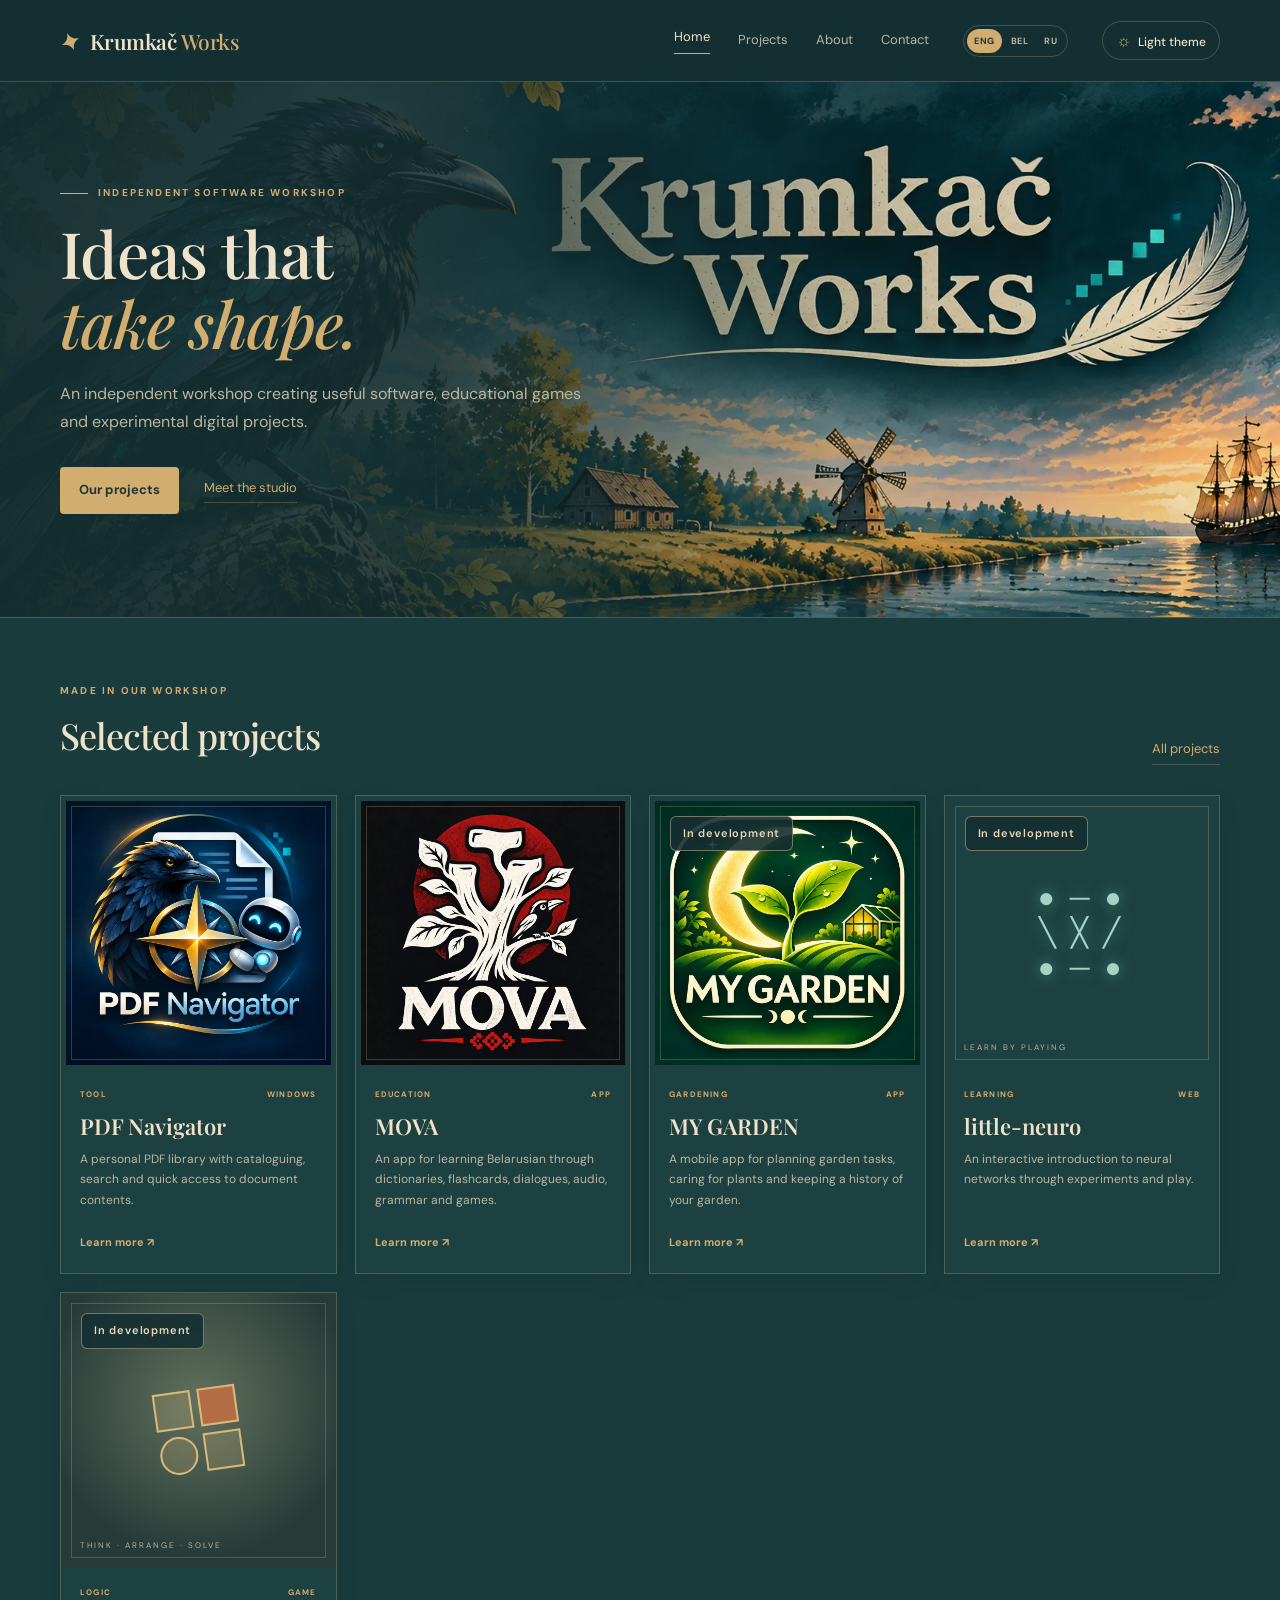
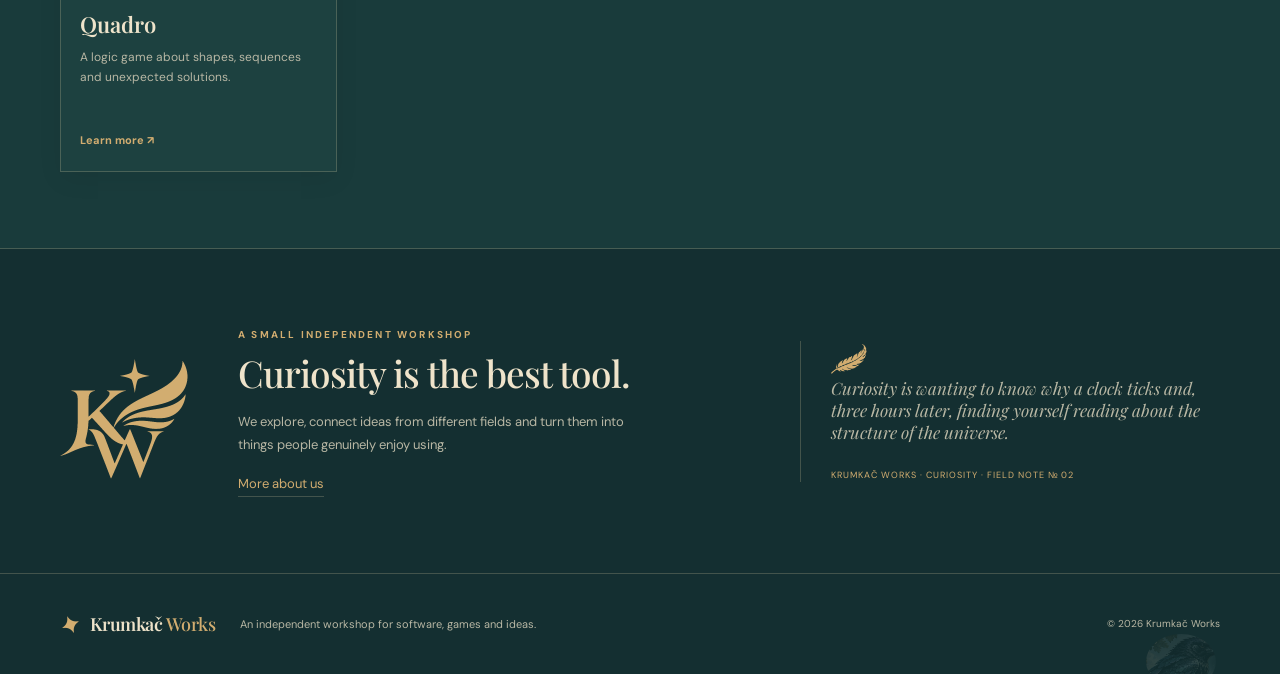
<file: index.html>
<!DOCTYPE html>

<html data-theme="dark" lang="en">

<head>
  <meta charset="utf-8" />
  <meta content="width=device-width, initial-scale=1" name="viewport" />
  <meta name="description"
    content="Krumkač Works (Krumkach Works) — independent software workshop creating software, games and educational projects." />
  <title data-i18n="title.home">Krumkač Works — идеи, которые работают</title>
  <link href="css/style.css" rel="stylesheet" />
  <script defer="True" src="languages/eng.js"></script>
  <script defer="True" src="languages/bel.js"></script>
  <script defer="True" src="languages/rus.js"></script>
  <script defer src="data/apps.js"></script>
  <script src="data/field-notes.js"></script>
  <script defer src="js/components.js"></script>
  <script defer="True" src="js/main.js"></script>
  <link rel="icon" type="image/png" sizes="16x16" href="favicon-16.png">
  <link rel="icon" type="image/png" sizes="32x32" href="favicon-32.png">
  <link rel="icon" type="image/png" sizes="192x192" href="favicon-192.png">
  <!-- Open Graph: link preview -->
  <meta property="og:type" content="website">
  <meta property="og:site_name" content="Krumkač Works">
  <meta property="og:title" content="Krumkač Works — Independent Digital Workshop">
  <meta property="og:description"
    content="An independent digital workshop creating applications, tools and experiments.">
  <meta property="og:url" content="https://vovandorix.github.io/krumkac-works/">
  <meta property="og:image" content="https://vovandorix.github.io/krumkac-works/assets/images/og-image.png">
  <meta property="og:image:width" content="1200">
  <meta property="og:image:height" content="628">

  <meta name="twitter:card" content="summary_large_image">
  <meta name="twitter:title" content="Krumkač Works — Independent Digital Workshop">
  <meta name="twitter:description"
    content="An independent digital workshop creating applications, tools and experiments.">
  <meta name="twitter:image" content="https://vovandorix.github.io/krumkac-works/assets/images/og-image.png">
</head>

<body>
  <header class="site-header">
    <a aria-label="Krumkač Works — главная" class="wordmark" href="index.html">
      <span aria-hidden="true" class="wordmark-feather">✦</span>
      <span>Krumkač <b>Works</b></span>
    </a>
    <nav aria-label="Основная навигация" class="main-nav">
      <a class="active" data-i18n="nav.home" href="index.html">Главная</a>
      <a data-i18n="nav.projects" href="programs.html">Программы</a>
      <a data-i18n="nav.about" href="about.html">О мастерской</a>
      <a data-i18n="nav.contacts" href="contacts.html">Контакты</a>
    </nav>
    <div aria-label="Select language" class="language-toggle" role="group"><button aria-label="English" data-lang="en"
        type="button">ENG</button><button aria-label="Беларуская" data-lang="bel" type="button">BEL</button><button
        aria-label="Русский" data-lang="ru" type="button">RU</button></div><button aria-label="Переключить тему"
      class="theme-toggle" title="Переключить тему" type="button">
      <span class="theme-icon">☼</span><span class="theme-label" data-i18n="ui.theme.light">Светлая тема</span>
    </button>
    <button aria-label="Open menu" class="menu-toggle" type="button">☰</button>
  </header>
  <main>
    <section class="intro wrap">

      <div class="intro-copy">

        <p class="eyebrow">
          <span class="eyebrow-line"></span>
          Independent software workshop
        </p>

        <h1 data-i18n-html="home.hero.title">
          Идеи, которые<br />
          <em>обретают форму.</em>
        </h1>

        <p class="intro-text" data-i18n="home.hero.description">
          Небольшая независимая мастерская, где мы создаём
          полезные программы, образовательные игры и
          экспериментальные цифровые проекты.
        </p>

        <div class="intro-actions">
          <a class="button button-primary" data-i18n="home.hero.projects" href="programs.html">
            Наши программы <span>→</span>
          </a>

          <a class="text-link" data-i18n="home.hero.about" href="about.html">
            Познакомиться с мастерской
          </a>
        </div>

      </div>

    </section>
    <section class="program-section">
      <div class="wrap">
        <div class="section-heading">
          <div>
            <p class="eyebrow">Made in our workshop</p>
            <h2 data-i18n="home.projects.heading">Наши проекты</h2>
          </div>
          <a class="text-link" data-i18n="common.all_projects" href="programs.html">Все проекты <span>→</span></a>
        </div>
        <div class="project-grid">

        </div>
      </div>
    </section>
    <section class="workshop-note wrap">
      <div class="note-mark">
        <span class="studio-mark" role="img" aria-label="Krumkač Works"></span>
      </div>
      <div class="note-copy">
        <p class="eyebrow" data-i18n="home.note.eyebrow">A small independent workshop</p>
        <h2 data-i18n="home.note.title">Любопытство —<br />лучший инструмент.</h2>
        <p data-i18n="home.note.text">Мы любим исследовать, собирать идеи из разных областей и превращать их в вещи,
          которыми действительно хочется пользоваться.</p><a class="text-link" data-i18n="common.more_about"
          href="about.html">Больше о нас <span>→</span></a>
      </div>
      <div class="note-aside">
        <div class="tiny-compass">✧</div>

        <p id="field-note-quote"></p>

        <span class="note-sign" id="field-note-sign"></span>
      </div>
    </section>
  </main>
  <footer class="site-footer">
    <div class="wrap footer-inner">
      <a class="wordmark footer-wordmark" href="index.html"><span class="wordmark-feather">✦</span><span>Krumkač
          <b>Works</b></span></a>
      <p data-i18n="footer.tagline">Независимая мастерская программ, игр и идей.</p>
      <span class="footer-copyright">© 2026 Krumkač Works</span>
    </div>
    <div aria-hidden="true" class="raven-cameo"></div>
  </footer>
</body>

</html>
</file>
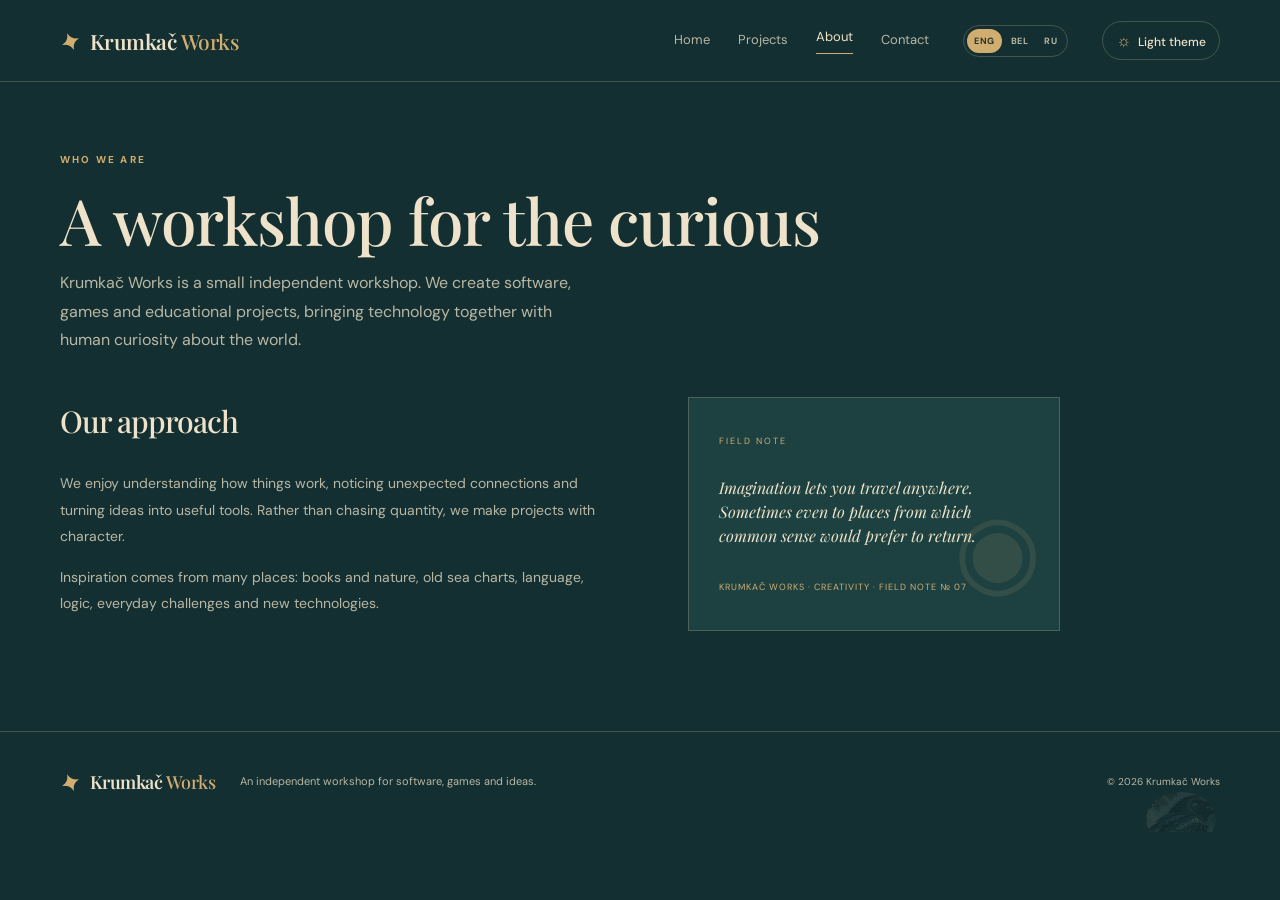
<file: about.html>
<!DOCTYPE html>

<html data-theme="dark" lang="en">

<head>
  <meta charset="utf-8" />
  <meta content="width=device-width,initial-scale=1" name="viewport" />
  <title data-i18n="title.about">О мастерской — Krumkač Works</title>
  <link href="css/style.css" rel="stylesheet" />
  <script defer="True" src="languages/eng.js"></script>
  <script defer="True" src="languages/bel.js"></script>
  <script defer="True" src="languages/rus.js"></script>
  <script defer src="data/field-notes.js"></script>
  <script defer="True" src="js/main.js"></script>
  <link rel="icon" type="image/png" sizes="16x16" href="favicon-16.png">
  <link rel="icon" type="image/png" sizes="32x32" href="favicon-32.png">
  <link rel="icon" type="image/png" sizes="192x192" href="favicon-192.png">
</head>

<body>
  <header class="site-header"><a class="wordmark" href="index.html"><span class="wordmark-feather">✦</span><span>Krumkač
        <b>Works</b></span></a>
    <nav class="main-nav"><a data-i18n="nav.home" href="index.html">Главная</a><a data-i18n="nav.projects"
        href="programs.html">Программы</a><a class="active" data-i18n="nav.about" href="about.html">О мастерской</a><a
        data-i18n="nav.contacts" href="contacts.html">Контакты</a></nav>
    <div aria-label="Select language" class="language-toggle" role="group"><button aria-label="English" data-lang="en"
        type="button">ENG</button><button aria-label="Беларуская" data-lang="bel" type="button">BEL</button><button
        aria-label="Русский" data-lang="ru" type="button">RU</button></div><button class="theme-toggle"><span
        class="theme-icon">☼</span><span class="theme-label" data-i18n="ui.theme.light">Светлая
        тема</span></button><button aria-label="Open menu" class="menu-toggle">☰</button>
  </header>
  <main class="wrap inner-page about-page">
    <p class="eyebrow" data-i18n="about.eyebrow">Who we are</p>
    <h1 data-i18n="about.title">Мастерская любопытства</h1>
    <p class="page-lead" data-i18n="about.lead">Krumkač Works — небольшая независимая мастерская. Мы придумываем и
      создаём программы, игры и образовательные проекты, соединяя технологии с человеческим интересом к миру.</p>
    <div class="about-columns">
      <section>
        <h2 data-i18n="about.approach">Наш подход</h2>
        <p data-i18n="about.p1">Нам нравится разбираться в устройстве вещей, замечать неожиданные связи и превращать
          идеи в работающие инструменты. Не гнаться за количеством, а делать проекты с собственным характером.</p>
        <p data-i18n="about.p2">Вдохновение приходит из самых разных мест: из книг и природы, из старых морских карт, из
          языка, логики, повседневных задач и новых технологий.</p>
      </section>
      <aside class="field-note">
        <span class="note-number">FIELD NOTE</span>

        <p id="field-note-quote"></p>

        <span class="note-sign" id="field-note-sign"></span>

        <div class="observer-mark">◉</div>
      </aside>
    </div>
  </main>
  <footer class="site-footer">
    <div class="wrap footer-inner"><a class="wordmark footer-wordmark" href="index.html"><span
          class="wordmark-feather">✦</span><span>Krumkač <b>Works</b></span></a>
      <p data-i18n="footer.tagline">Независимая мастерская программ, игр и идей.</p><span class="footer-copyright">©
        2026 Krumkač Works</span>
    </div>
    <div aria-hidden="true" class="raven-cameo"></div>
  </footer>
</body>

</html>
</file>
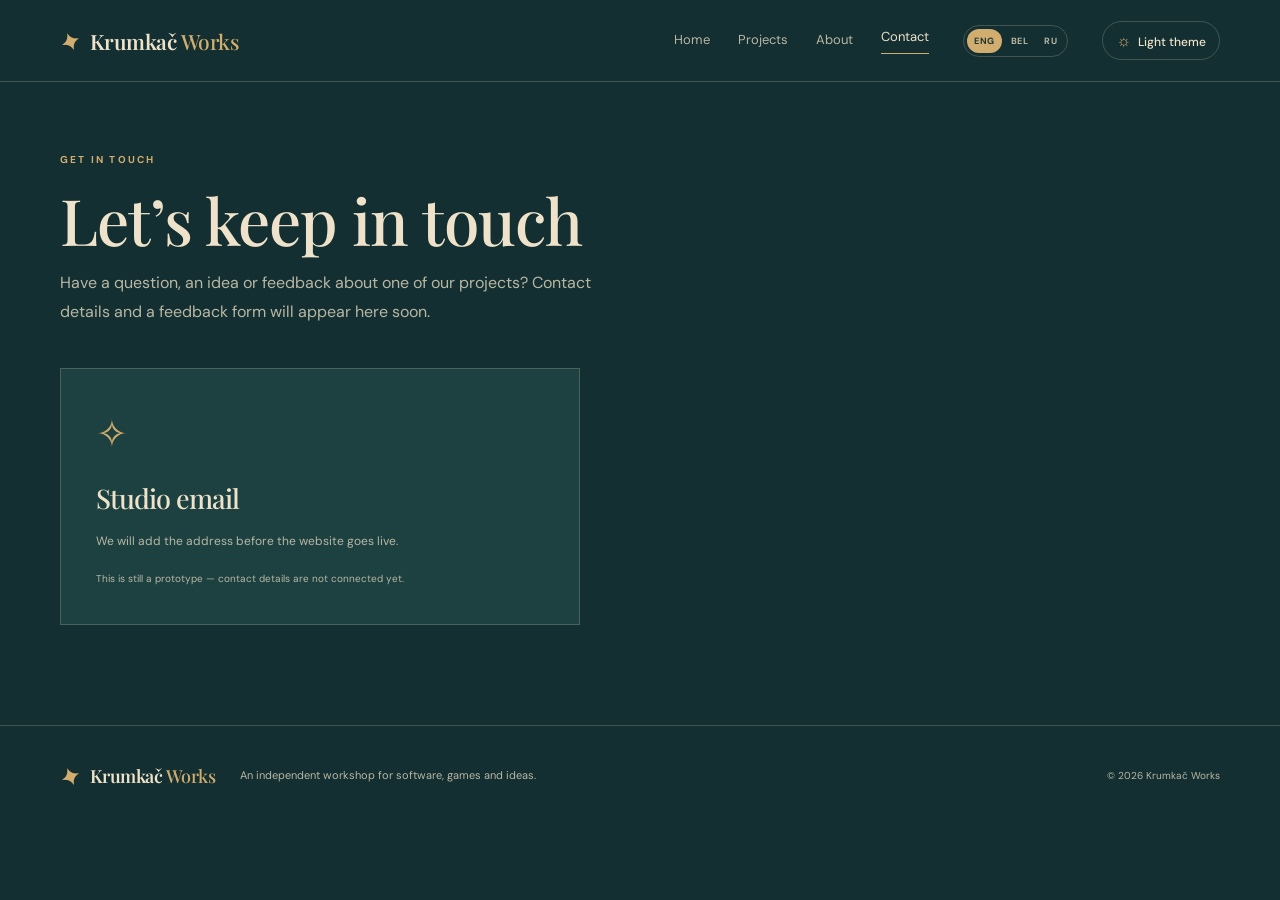
<file: contacts.html>
<!DOCTYPE html>

<html data-theme="dark" lang="en">

<head>
  <meta charset="utf-8" />
  <meta content="width=device-width,initial-scale=1" name="viewport" />
  <title data-i18n="title.contacts">Контакты — Krumkač Works</title>
  <link href="css/style.css" rel="stylesheet" />
  <script defer="True" src="languages/eng.js"></script>
  <script defer="True" src="languages/bel.js"></script>
  <script defer="True" src="languages/rus.js"></script>
  <script defer="True" src="js/main.js"></script>
  <link rel="icon" type="image/png" sizes="16x16" href="favicon-16.png">
  <link rel="icon" type="image/png" sizes="32x32" href="favicon-32.png">
  <link rel="icon" type="image/png" sizes="192x192" href="favicon-192.png">
</head>

<body>
  <header class="site-header"><a class="wordmark" href="index.html"><span class="wordmark-feather">✦</span><span>Krumkač
        <b>Works</b></span></a>
    <nav class="main-nav"><a data-i18n="nav.home" href="index.html">Главная</a><a data-i18n="nav.projects"
        href="programs.html">Программы</a><a data-i18n="nav.about" href="about.html">О мастерской</a><a class="active"
        data-i18n="nav.contacts" href="contacts.html">Контакты</a></nav>
    <div aria-label="Select language" class="language-toggle" role="group"><button aria-label="English" data-lang="en"
        type="button">ENG</button><button aria-label="Беларуская" data-lang="bel" type="button">BEL</button><button
        aria-label="Русский" data-lang="ru" type="button">RU</button></div><button class="theme-toggle"><span
        class="theme-icon">☼</span><span class="theme-label" data-i18n="ui.theme.light">Светлая
        тема</span></button><button aria-label="Open menu" class="menu-toggle">☰</button>
  </header>
  <main class="wrap inner-page contact-page">
    <p class="eyebrow" data-i18n="contact.eyebrow">Get in touch</p>
    <h1 data-i18n="contact.title">Будем на связи</h1>
    <p class="page-lead" data-i18n="contact.lead">Есть вопрос, идея или замечание по одной из программ? Здесь позже
      появятся рабочие контакты и форма обратной связи.</p>
    <div class="contact-placeholder"><span class="contact-star">✧</span>
      <h2 data-i18n="contact.email">Почта мастерской</h2>
      <p data-i18n="contact.address">Адрес добавим перед публикацией сайта.</p><span class="small-note"
        data-i18n="contact.note">Пока это макет — реальные контакты не подключены.</span>
    </div>
  </main>
  <footer class="site-footer">
    <div class="wrap footer-inner"><a class="wordmark footer-wordmark" href="index.html"><span
          class="wordmark-feather">✦</span><span>Krumkač <b>Works</b></span></a>
      <p data-i18n="footer.tagline">Идеи, которые обретают форму.</p><span class="footer-copyright">© 2026 Krumkač
        Works</span>
    </div>
  </footer>
</body>

</html>
</file>
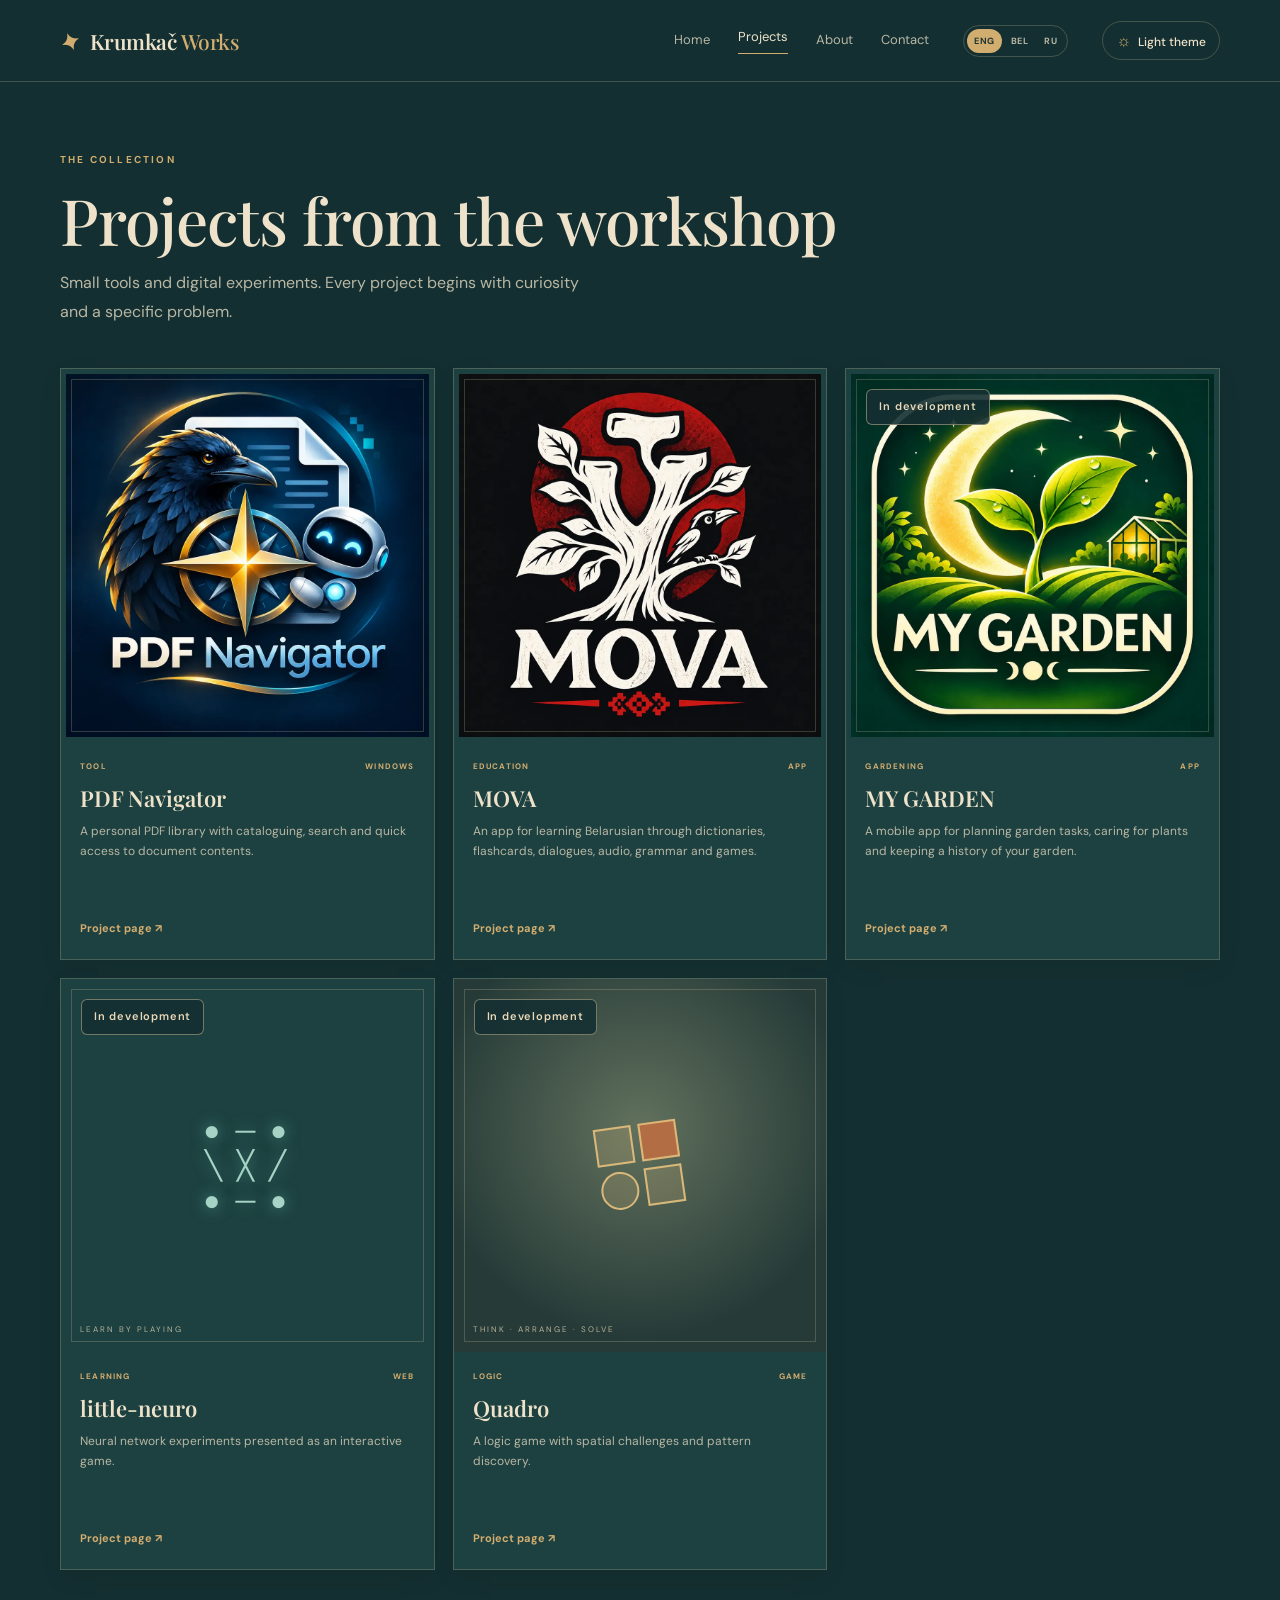
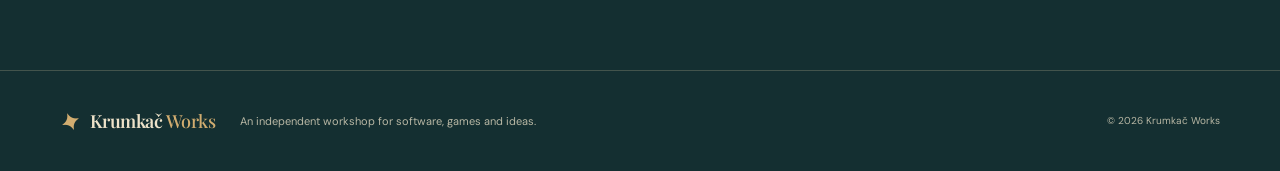
<file: programs.html>
<!DOCTYPE html>

<html data-theme="dark" lang="en">

<head>
  <meta charset="utf-8" />
  <meta content="width=device-width,initial-scale=1" name="viewport" />
  <title data-i18n="title.programs">Программы — Krumkač Works</title>
  <link href="css/style.css" rel="stylesheet" />
  <script defer="True" src="languages/eng.js"></script>
  <script defer="True" src="languages/bel.js"></script>
  <script defer="True" src="languages/rus.js"></script>
  <script defer src="data/apps.js"></script>
  <script defer src="js/components.js"></script>
  <script defer="True" src="js/main.js"></script>
  <link rel="icon" type="image/png" sizes="16x16" href="favicon-16.png">
  <link rel="icon" type="image/png" sizes="32x32" href="favicon-32.png">
  <link rel="icon" type="image/png" sizes="192x192" href="favicon-192.png">
</head>

<body>
  <header class="site-header"><a class="wordmark" href="index.html"><span class="wordmark-feather">✦</span><span>Krumkač
        <b>Works</b></span></a>
    <nav class="main-nav"><a data-i18n="nav.home" href="index.html">Главная</a><a class="active"
        data-i18n="nav.projects" href="programs.html">Программы</a><a data-i18n="nav.about" href="about.html">О
        мастерской</a><a data-i18n="nav.contacts" href="contacts.html">Контакты</a></nav>
    <div aria-label="Select language" class="language-toggle" role="group"><button aria-label="English" data-lang="en"
        type="button">ENG</button><button aria-label="Беларуская" data-lang="bel" type="button">BEL</button><button
        aria-label="Русский" data-lang="ru" type="button">RU</button></div><button class="theme-toggle"><span
        class="theme-icon">☼</span><span class="theme-label" data-i18n="ui.theme.light">Светлая
        тема</span></button><button aria-label="Open menu" class="menu-toggle">☰</button>
  </header>
  <main class="wrap inner-page">
    <p class="eyebrow" data-i18n="programs.eyebrow">The collection</p>
    <h1 data-i18n="programs.title">Проекты мастерской</h1>
    <p class="page-lead" data-i18n="programs.intro">Небольшие инструменты и цифровые эксперименты. Каждый проект
      начинается с любопытства и конкретной задачи.</p>
    <div class="project-grid listing-grid">

    </div>
  </main>
  <footer class="site-footer">
    <div class="wrap footer-inner"><a class="wordmark footer-wordmark" href="index.html"><span
          class="wordmark-feather">✦</span><span>Krumkač <b>Works</b></span></a>
      <p data-i18n="footer.tagline">Идеи, которые обретают форму.</p><span class="footer-copyright">© 2026 Krumkač
        Works</span>
    </div>
  </footer>
</body>

</html>
</file>
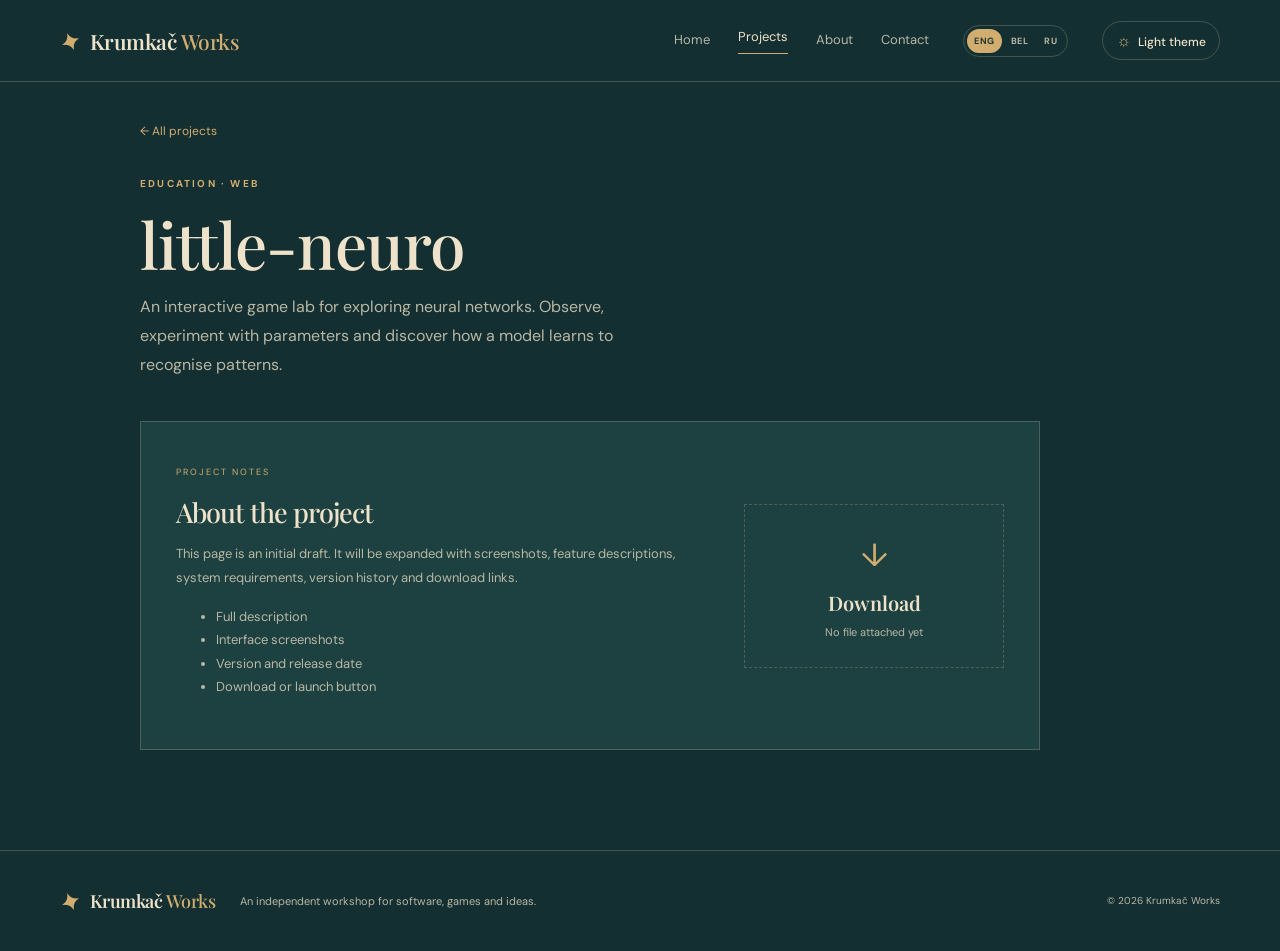
<file: apps/little-neuro.html>
<!DOCTYPE html>

<html data-theme="dark" lang="en">

<head>
  <meta charset="utf-8" />
  <meta content="width=device-width,initial-scale=1" name="viewport" />
  <title data-i18n="title.neuro">little-neuro — Krumkač Works</title>
  <link href="../css/style.css" rel="stylesheet" />
  <script defer="True" src="../languages/eng.js"></script>
  <script defer="True" src="../languages/bel.js"></script>
  <script defer="True" src="../languages/rus.js"></script>
  <script defer="True" src="../js/main.js"></script>
  <link rel="icon" type="image/png" sizes="16x16" href="../favicon-16.png">
  <link rel="icon" type="image/png" sizes="32x32" href="../favicon-32.png">
  <link rel="icon" type="image/png" sizes="192x192" href="../favicon-192.png">
</head>

<body>
  <header class="site-header"><a class="wordmark" href="../index.html"><span
        class="wordmark-feather">✦</span><span>Krumkač <b>Works</b></span></a>
    <nav class="main-nav"><a data-i18n="nav.home" href="../index.html">Главная</a><a class="active"
        data-i18n="nav.projects" href="../programs.html">Программы</a><a data-i18n="nav.about" href="../about.html">О
        мастерской</a><a data-i18n="nav.contacts" href="../contacts.html">Контакты</a></nav>
    <div aria-label="Select language" class="language-toggle" role="group"><button aria-label="English" data-lang="en"
        type="button">ENG</button><button aria-label="Беларуская" data-lang="bel" type="button">BEL</button><button
        aria-label="Русский" data-lang="ru" type="button">RU</button></div><button class="theme-toggle"><span
        class="theme-icon">☼</span><span class="theme-label" data-i18n="ui.theme.light">Светлая
        тема</span></button><button aria-label="Open menu" class="menu-toggle">☰</button>
  </header>
  <main class="wrap inner-page app-page"><a class="back-link" data-i18n="app.back" href="../programs.html">← Все
      проекты</a>
    <p class="eyebrow" data-i18n="app.category.neuro">Образование · Web</p>
    <h1>little-neuro</h1>
    <p class="page-lead" data-i18n="app.desc.neuro">Интерактивная игровая лаборатория для знакомства с нейронными
      сетями. Наблюдайте, экспериментируйте с параметрами и постепенно разбирайтесь, как модель учится находить
      закономерности.</p>
    <div class="app-detail-panel">
      <div><span class="panel-kicker" data-i18n="app.notes">PROJECT NOTES</span>
        <h2 data-i18n="app.about">О проекте</h2>
        <p data-i18n="app.placeholder">Эта страница — начальный макет. Здесь появятся настоящие скриншоты, описание
          возможностей, системные требования, история версий и ссылки на загрузку.</p>
        <ul>
          <li data-i18n="app.detail">Подробное описание</li>
          <li data-i18n="app.screenshots">Скриншоты интерфейса</li>
          <li data-i18n="app.version">Версия и дата обновления</li>
          <li data-i18n="app.download_info">Кнопка скачивания или запуска</li>
        </ul>
      </div>
      <div class="download-placeholder"><span class="download-icon">↓</span><strong
          data-i18n="app.download">Скачать</strong><span data-i18n="app.no_file">Файл пока не подключён</span></div>
    </div>
  </main>
  <footer class="site-footer">
    <div class="wrap footer-inner"><a class="wordmark footer-wordmark" href="../index.html"><span
          class="wordmark-feather">✦</span><span>Krumkač <b>Works</b></span></a>
      <p data-i18n="footer.tagline">Идеи, которые обретают форму.</p><span class="footer-copyright">© 2026 Krumkač
        Works</span>
    </div>
  </footer>
</body>

</html>
</file>
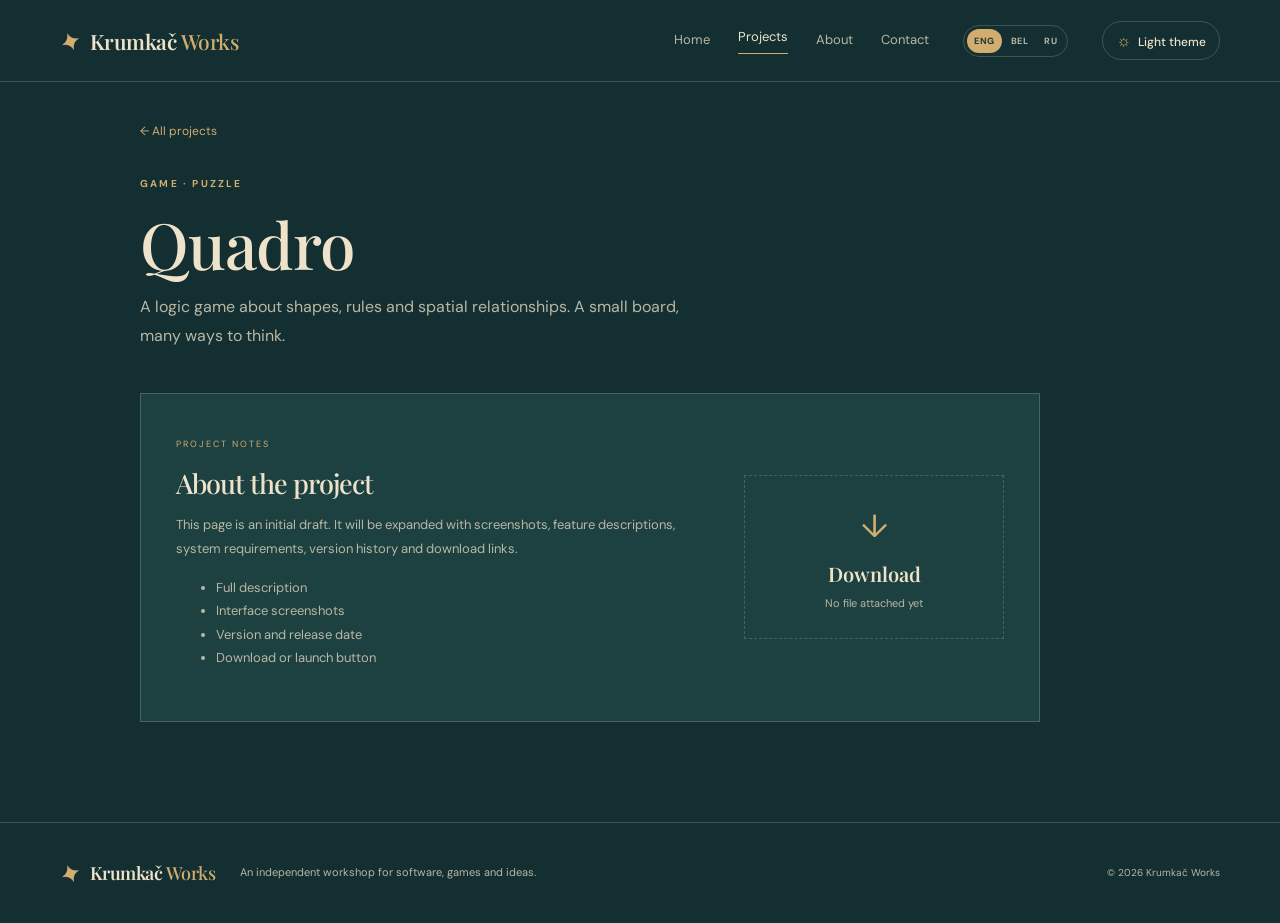
<file: apps/quadro.html>
<!DOCTYPE html>

<html data-theme="dark" lang="en">

<head>
  <meta charset="utf-8" />
  <meta content="width=device-width,initial-scale=1" name="viewport" />
  <title data-i18n="title.quadro">Quadro — Krumkač Works</title>
  <link href="../css/style.css" rel="stylesheet" />
  <script defer="True" src="../languages/eng.js"></script>
  <script defer="True" src="../languages/bel.js"></script>
  <script defer="True" src="../languages/rus.js"></script>
  <script defer="True" src="../js/main.js"></script>
  <link rel="icon" type="image/png" sizes="16x16" href="../favicon-16.png">
  <link rel="icon" type="image/png" sizes="32x32" href="../favicon-32.png">
  <link rel="icon" type="image/png" sizes="192x192" href="../favicon-192.png">
</head>

<body>
  <header class="site-header"><a class="wordmark" href="../index.html"><span
        class="wordmark-feather">✦</span><span>Krumkač <b>Works</b></span></a>
    <nav class="main-nav"><a data-i18n="nav.home" href="../index.html">Главная</a><a class="active"
        data-i18n="nav.projects" href="../programs.html">Программы</a><a data-i18n="nav.about" href="../about.html">О
        мастерской</a><a data-i18n="nav.contacts" href="../contacts.html">Контакты</a></nav>
    <div aria-label="Select language" class="language-toggle" role="group"><button aria-label="English" data-lang="en"
        type="button">ENG</button><button aria-label="Беларуская" data-lang="bel" type="button">BEL</button><button
        aria-label="Русский" data-lang="ru" type="button">RU</button></div><button class="theme-toggle"><span
        class="theme-icon">☼</span><span class="theme-label" data-i18n="ui.theme.light">Светлая
        тема</span></button><button aria-label="Open menu" class="menu-toggle">☰</button>
  </header>
  <main class="wrap inner-page app-page"><a class="back-link" data-i18n="app.back" href="../programs.html">← Все
      проекты</a>
    <p class="eyebrow" data-i18n="app.category.quadro">Игра · Puzzle</p>
    <h1>Quadro</h1>
    <p class="page-lead" data-i18n="app.desc.quadro">Логическая игра о формах, правилах и пространственных отношениях.
      Небольшое поле — множество способов подумать.</p>
    <div class="app-detail-panel">
      <div><span class="panel-kicker" data-i18n="app.notes">PROJECT NOTES</span>
        <h2 data-i18n="app.about">О проекте</h2>
        <p data-i18n="app.placeholder">Эта страница — начальный макет. Здесь появятся настоящие скриншоты, описание
          возможностей, системные требования, история версий и ссылки на загрузку.</p>
        <ul>
          <li data-i18n="app.detail">Подробное описание</li>
          <li data-i18n="app.screenshots">Скриншоты интерфейса</li>
          <li data-i18n="app.version">Версия и дата обновления</li>
          <li data-i18n="app.download_info">Кнопка скачивания или запуска</li>
        </ul>
      </div>
      <div class="download-placeholder"><span class="download-icon">↓</span><strong
          data-i18n="app.download">Скачать</strong><span data-i18n="app.no_file">Файл пока не подключён</span></div>
    </div>
  </main>
  <footer class="site-footer">
    <div class="wrap footer-inner"><a class="wordmark footer-wordmark" href="../index.html"><span
          class="wordmark-feather">✦</span><span>Krumkač <b>Works</b></span></a>
      <p data-i18n="footer.tagline">Идеи, которые обретают форму.</p><span class="footer-copyright">© 2026 Krumkač
        Works</span>
    </div>
  </footer>
</body>

</html>
</file>
<file: css/style.css>
@import url('https://fonts.googleapis.com/css2?family=DM+Sans:wght@400;500;600;700&family=Playfair+Display:wght@500;600;700&display=swap');

:root {
  color-scheme: dark;
  --bg: #142f31;
  --bg-2: #193b3b;
  --surface: #1d4140;
  --surface-2: #234a47;
  --text: #eee3ca;
  --muted: #b8b7a4;
  --line: rgba(226, 207, 165, .23);
  --accent: #d2ad70;
  --accent-2: #7da69a;
  --rust: #b96c4b;
  --shadow: 0 18px 50px rgba(0, 0, 0, .18);
  --serif: 'Playfair Display', Georgia, serif;
  --sans: 'DM Sans', Arial, sans-serif
}

html[data-theme="light"] {
  color-scheme: light;
  --bg: #eee5d2;
  --bg-2: #e4d8c0;
  --surface: #f6efdf;
  --surface-2: #e9dfca;
  --text: #263b37;
  --muted: #66736a;
  --line: rgba(61, 76, 65, .2);
  --accent: #a86c42;
  --accent-2: #52786d;
  --rust: #a94f36;
  --shadow: 0 16px 38px rgba(67, 54, 33, .10)
}

* {
  box-sizing: border-box
}

html {
  scroll-behavior: smooth
}

body {
  margin: 0;
  background: var(--bg);
  color: var(--text);
  font-family: var(--sans);
  line-height: 1.6;
  transition: background .25s, color .25s
}

a {
  color: inherit;
  text-decoration: none
}

.wrap {
  width: min(1160px, calc(100% - 56px));
  margin-inline: auto
}

.site-header {
  height: 82px;
  padding: 0 max(28px, calc((100vw - 1160px)/2));
  display: flex;
  align-items: center;
  gap: 34px;
  border-bottom: 1px solid var(--line);
  background: var(--bg);
  position: relative;
  z-index: 5
}

.wordmark {
  display: flex;
  align-items: center;
  gap: 10px;
  font: 600 21px var(--serif);
  letter-spacing: -.5px;
  white-space: nowrap
}

.wordmark b {
  font-weight: 500;
  color: var(--accent)
}

.wordmark-feather {
  color: var(--accent);
  font-size: 24px;
  transform: rotate(-22deg);
  display: inline-block
}

.main-nav {
  display: flex;
  align-items: center;
  gap: 28px;
  margin-left: auto
}

.main-nav a {
  font-size: 13px;
  color: var(--muted);
  transition: color .2s
}

.main-nav a:hover,
.main-nav a.active {
  color: var(--text)
}

.main-nav a.active:after {
  content: "";
  display: block;
  height: 1px;
  background: var(--accent);
  margin-top: 5px
}

.theme-toggle {
  border: 1px solid var(--line);
  border-radius: 30px;
  background: transparent;
  color: var(--text);
  padding: 8px 13px;
  font: 500 12px var(--sans);
  cursor: pointer;
  white-space: nowrap
}

.theme-icon {
  color: var(--accent);
  font-size: 16px;
  margin-right: 7px
}

.menu-toggle {
  display: none;
  background: none;
  border: 0;
  color: var(--text);
  font-size: 24px
}

.intro {
  min-height: 470px;
  display: grid;
  grid-template-columns: 1fr 1fr;
  align-items: center;
  gap: 55px;
  padding-block: 64px 70px
}

.eyebrow {
  margin: 0 0 17px;
  color: var(--accent);
  font-size: 10px;
  font-weight: 700;
  letter-spacing: 2.2px;
  text-transform: uppercase;
  display: flex;
  align-items: center;
  gap: 10px
}

.eyebrow-line {
  width: 28px;
  height: 1px;
  background: var(--accent)
}

h1,
h2,
h3,
p {
  margin-top: 0
}

h1,
h2 {
  font-family: var(--serif);
  font-weight: 500;
  letter-spacing: -1px
}

h1 {
  font-size: clamp(42px, 5vw, 65px);
  line-height: 1.09;
  margin-bottom: 22px
}

h1 em {
  font-weight: 500;
  color: var(--accent);
  font-style: italic
}

.intro-text,
.page-lead {
  max-width: 540px;
  color: var(--muted);
  font-size: 16px;
  line-height: 1.8
}

.intro-actions {
  display: flex;
  align-items: center;
  gap: 25px;
  margin-top: 30px
}

.button {
  display: inline-flex;
  align-items: center;
  gap: 24px;
  padding: 13px 19px;
  border-radius: 4px;
  font-size: 13px;
  font-weight: 700;
  transition: transform .2s, filter .2s
}

.button:hover {
  transform: translateY(-2px);
  filter: brightness(1.08)
}

.button-primary {
  background: var(--accent);
  color: #203633
}

.button-primary span {
  font-size: 19px
}

.text-link {
  font-size: 13px;
  color: var(--accent);
  border-bottom: 1px solid var(--line);
  padding-bottom: 4px
}

.text-link span {
  margin-left: 8px
}

.intro-art {
  height: 320px;
  position: relative;
  overflow: hidden;
  border: 1px solid var(--line);
  border-radius: 3px;
  background: radial-gradient(ellipse at 70% 30%, rgba(191, 151, 93, .18), transparent 38%), linear-gradient(145deg, var(--surface), var(--bg-2));
  box-shadow: var(--shadow)
}

.intro-art:before,
.intro-art:after {
  content: "";
  position: absolute;
  border: 1px solid var(--line);
  border-radius: 50%;
  width: 430px;
  height: 230px;
  left: 8%;
  top: 15%;
  transform: rotate(-22deg)
}

.intro-art:after {
  width: 360px;
  height: 180px;
  left: 18%;
  top: 28%;
  transform: rotate(22deg);
  opacity: .6
}

.route-map {
  position: absolute;
  inset: 15px 10px 0 10px;
  width: calc(100% - 20px);
  height: calc(100% - 15px);
  z-index: 1
}

.map-contour {
  fill: none;
  stroke: var(--accent-2);
  stroke-width: 1;
  opacity: .5
}

.map-contour.faint {
  opacity: .22;
  stroke-dasharray: 3 7
}

.route-path {
  fill: none;
  stroke: var(--accent);
  stroke-width: 2;
  stroke-dasharray: 5 7
}

.map-point {
  fill: var(--accent);
  stroke: var(--bg);
  stroke-width: 4
}

.compass {
  fill: none;
  stroke: var(--accent);
  stroke-width: 1.2;
  opacity: .85
}

.compass path:first-of-type {
  fill: var(--accent);
  opacity: .5
}

.route-map text {
  fill: var(--muted);
  font: 9px var(--sans);
  letter-spacing: 2px
}

.chart-stamp {
  position: absolute;
  z-index: 2;
  top: 18px;
  left: 22px;
  font: 10px var(--sans);
  letter-spacing: 2px;
  color: var(--accent);
  line-height: 1.5
}

.chart-stamp span {
  font-size: 17px
}

.art-caption {
  position: absolute;
  bottom: 18px;
  left: 22px;
  z-index: 2;
  font: italic 14px var(--serif);
  color: var(--muted)
}

.art-caption span {
  color: var(--accent);
  margin-right: 7px
}

.raven-whisper {
  position: absolute;
  right: 18px;
  bottom: 18px;
  z-index: 2;
  color: var(--muted);
  font-size: 9px;
  letter-spacing: .3px;
  opacity: .7
}

.tiny-eye {
  color: var(--accent);
  font-size: 12px;
  margin-right: 4px
}

.program-section {
  background: var(--bg-2);
  padding: 65px 0 76px;
  border-block: 1px solid var(--line)
}

.section-heading {
  display: flex;
  justify-content: space-between;
  align-items: end;
  margin-bottom: 30px
}

.section-heading .eyebrow {
  margin-bottom: 8px
}

.section-heading h2 {
  font-size: 36px;
  margin: 0
}

.project-grid {
  display: grid;
  grid-template-columns: repeat(4, 1fr);
  gap: 18px
}

.project-card {
  background: var(--surface);
  border: 1px solid var(--line);
  min-width: 0;
  transition: transform .25s, border-color .25s;
  box-shadow: 0 8px 24px rgba(0, 0, 0, .06)
}

.project-card:hover {
  transform: translateY(-5px);
  border-color: var(--accent)
}

.project-visual {
  aspect-ratio: 1 / 1;
  width: 100%;
  height: auto;
  position: relative;
  overflow: hidden;
  display: grid;
  place-items: center;
  background: linear-gradient(140deg, #274b47, #162f32);
  color: #ead9b8;
}

.project-visual:after {
  content: "";
  position: absolute;
  inset: 10px;
  border: 1px solid rgba(231, 210, 167, .22);
  pointer-events: none
}

.visual-symbol {
  font: 100px Georgia;
  color: #e1c18a;
  line-height: 1;
  transform: rotate(-14deg)
}

.visual-note {
  position: absolute;
  bottom: 16px;
  left: 19px;
  font-size: 8px;
  letter-spacing: 2px;
  color: rgba(242, 225, 192, .7)
}

.visual-pdf {
  background: none
}

.visual-neuro {
  background: none
}

.network-nodes {
  font-size: 28px;
  line-height: 1.25;
  color: #a6d3c6;
  letter-spacing: 4px;
  text-align: center;
  text-shadow: 0 0 15px rgba(114, 220, 201, .5)
}

.visual-mova {
  background: none
}

.visual-garden {
  background: none;
}

.mova-letter {
  font: 104px var(--serif);
  color: #f0d8ad;
  text-shadow: 3px 4px 0 #8d4532
}

.visual-quadro {
  background: radial-gradient(circle at 50% 40%, #62715d, #263b38 72%)
}

.quad-shapes {
  display: grid;
  grid-template-columns: repeat(2, 38px);
  gap: 7px;
  transform: rotate(-8deg)
}

.quad-shapes i {
  width: 38px;
  height: 38px;
  border: 2px solid #d9b879;
  background: rgba(217, 184, 121, .2)
}

.quad-shapes i:nth-child(2) {
  background: #b36d45
}

.quad-shapes i:nth-child(3) {
  border-radius: 50%
}

.project-info {
  padding: 18px 19px 20px
}

.card-meta {
  display: flex;
  justify-content: space-between;
  gap: 8px;
  color: var(--accent);
  font-size: 8px;
  letter-spacing: 1.2px;
  font-weight: 700
}

.project-status {
  position: absolute;
  left: 20px;
  top: 20px;
  z-index: 2;
  padding: 8px 12px;
  border: 1px solid rgba(231, 210, 167, .45);
  border-radius: 6px;
  background: rgba(22, 47, 50, .9);
  color: #ead9b8;
  font-size: 11px;
  font-weight: 600;
  letter-spacing: 0.8px;
  white-space: nowrap;
}

.project-info h3 {
  font: 600 22px var(--serif);
  margin: 10px 0 8px
}

.project-info p {
  font-size: 12px;
  line-height: 1.7;
  color: var(--muted);
  min-height: 62px;
  margin-bottom: 17px
}

.card-link {
  font-size: 11px;
  color: var(--accent);
  font-weight: 700
}

.card-link::after {
  content: " ↗";
}

.card-link span {
  margin-left: 5px
}

.workshop-note {
  display: grid;
  grid-template-columns: 130px 1.1fr .9fr;
  gap: 48px;
  align-items: center;
  padding-block: 78px;
}

.note-mark {
  width: 112px;
  height: 112px;
  display: grid;
  place-items: center;
}

.studio-mark {
  display: block;
  width: 128px;
  height: 128px;
  background-color: var(--accent);
  -webkit-mask: url("../assets/images/studio.webp") center / contain no-repeat;
  mask: url("../assets/images/studio.webp") center / contain no-repeat;
}

.note-copy h2 {
  font-size: 37px;
  line-height: 1.18;
  margin-bottom: 15px
}

.note-copy>p:not(.eyebrow) {
  color: var(--muted);
  font-size: 13px;
  max-width: 420px;
  line-height: 1.8
}

.note-copy .eyebrow {
  margin-bottom: 8px
}

.note-aside {
  border-left: 1px solid var(--line);
  padding-left: 30px;
  color: var(--muted);
  font: italic 17px var(--serif)
}

.tiny-compass {
  width: 36px;
  height: 36px;
  background-color: var(--accent);
  -webkit-mask-image: url("../assets/images/feather.png");
  mask-image: url("../assets/images/feather.png");
  -webkit-mask-repeat: no-repeat;
  mask-repeat: no-repeat;
  -webkit-mask-position: center;
  mask-position: center;
  -webkit-mask-size: contain;
  mask-size: contain;
}

.note-sign {
  font: 9px var(--sans);
  letter-spacing: 1px;
  color: var(--accent);
  text-transform: uppercase
}

.site-footer {
  border-top: 1px solid var(--line);
  position: relative;
  overflow: hidden
}

.footer-inner {
  min-height: 100px;
  display: flex;
  align-items: center;
  gap: 25px
}

.footer-wordmark {
  font-size: 18px
}

.footer-inner p {
  margin: 0;
  color: var(--muted);
  font-size: 11px
}

.footer-copyright {
  margin-left: auto;
  color: var(--muted);
  font-size: 10px
}

.raven-cameo {
  position: absolute;
  width: 70px;
  height: 55px;
  right: 5%;
  bottom: -15px;
  background-image: url('../assets/krumkach-cameo.webp');
  background-size: cover;
  background-position: 48% 25%;
  opacity: .12;
  filter: grayscale(.5);
  border-radius: 50%;
  pointer-events: none
}

.inner-page {
  padding-block: 70px 100px;
  min-height: 70vh
}

.inner-page h1 {
  margin-bottom: 14px
}

.page-lead {
  font-size: 16px;
  margin-bottom: 42px
}

.listing-grid {
  grid-template-columns: repeat(3, 1fr)
}

.listing-grid .project-info p {
  min-height: 76px
}

.back-link {
  display: inline-block;
  color: var(--accent);
  font-size: 12px;
  margin-bottom: 35px
}

.app-detail-panel {
  display: grid;
  grid-template-columns: 1fr 260px;
  gap: 40px;
  padding: 35px;
  background: var(--surface);
  border: 1px solid var(--line);
  max-width: 900px
}

.app-detail-panel h2 {
  font-size: 27px;
  margin: 8px 0
}

.app-detail-panel p,
.app-detail-panel li {
  color: var(--muted);
  font-size: 13px;
  line-height: 1.8
}

.panel-kicker,
.note-number {
  color: var(--accent);
  font-size: 9px;
  letter-spacing: 2px
}

.download-placeholder {
  align-self: center;
  border: 1px dashed var(--line);
  padding: 25px;
  text-align: center;
  display: flex;
  flex-direction: column;
  gap: 8px;
  color: var(--muted);
  font-size: 11px
}

.download-icon {
  font-size: 32px;
  color: var(--accent)
}

.download-placeholder strong {
  font: 600 20px var(--serif);
  color: var(--text)
}

.about-columns {
  display: grid;
  grid-template-columns: 1.2fr .8fr;
  gap: 70px;
  max-width: 1000px
}

.about-columns h2 {
  font-size: 30px
}

.about-columns p {
  color: var(--muted);
  font-size: 14px;
  line-height: 1.9
}

.field-note {
  position: relative;
  padding: 28px 30px;
  background: var(--surface);
  border: 1px solid var(--line);
  overflow: hidden
}

.field-note h3 {
  font: 500 30px/1.35 var(--serif);
  color: var(--accent);
  margin: 25px 0
}

.field-note p {
  font: italic 16px/1.5 var(--serif);
  color: var(--text);
  margin: 24px 0;
}

.observer-mark {
  position: absolute;
  right: 18px;
  bottom: 0;
  font-size: 100px;
  color: var(--accent);
  opacity: .12
}

.contact-placeholder {
  max-width: 520px;
  padding: 35px;
  background: var(--surface);
  border: 1px solid var(--line)
}

.contact-star {
  font-size: 38px;
  color: var(--accent)
}

.contact-placeholder h2 {
  font-size: 27px;
  margin: 12px 0
}

.contact-placeholder p,
.small-note {
  color: var(--muted);
  font-size: 12px
}

.small-note {
  font-size: 10px
}

@media(max-width:900px) {
  .site-header {
    gap: 15px
  }

  .main-nav {
    gap: 15px
  }

  .project-grid {
    grid-template-columns: repeat(2, 1fr)
  }

  .intro {
    gap: 25px
  }

  .workshop-note {
    grid-template-columns: 70px 1fr
  }

  .note-aside {
    grid-column: 2
  }

  .listing-grid {
    grid-template-columns: repeat(2, 1fr)
  }
}

@media(max-width:680px) {
  .wrap {
    width: min(100% - 34px, 540px)
  }

  .site-header {
    height: 70px;
    padding: 0 17px
  }

  .wordmark {
    font-size: 18px
  }

  .main-nav {
    display: none;
    position: absolute;
    top: 69px;
    left: 0;
    right: 0;
    background: var(--bg);
    padding: 18px;
    flex-direction: column;
    align-items: flex-start;
    border-bottom: 1px solid var(--line)
  }

  .main-nav.open {
    display: flex
  }

  .theme-toggle {
    margin-left: auto;
    padding: 7px 10px
  }

  .theme-label {
    display: none
  }

  .menu-toggle {
    display: block
  }

  .intro {
    grid-template-columns: 1fr;
    padding-block: 53px;
    gap: 35px
  }

  .intro-art {
    height: 260px
  }

  .intro h1 {
    font-size: 46px
  }

  .intro-actions {
    flex-wrap: wrap;
    gap: 18px
  }

  .program-section {
    padding: 48px 0
  }

  .section-heading h2 {
    font-size: 30px
  }

  .project-grid,
  .listing-grid {
    grid-template-columns: 1fr
  }

  .project-visual {
    width: 100%;
    height: auto;
    aspect-ratio: 1 / 1;
  }

  .project-info p {
    min-height: 0
  }

  .workshop-note {
    grid-template-columns: 1fr;
    gap: 20px;
    padding-block: 55px
  }

  .note-mark {
    width: 65px;
    height: 65px;
    font-size: 34px
  }

  .studio-mark {
    width: 65px;
    height: 65px;
  }

  .note-aside {
    grid-column: auto;
    padding-left: 20px
  }

  .footer-inner {
    padding-block: 24px;
    align-items: flex-start;
    flex-direction: column;
    gap: 10px
  }

  .footer-copyright {
    margin-left: 0
  }

  .inner-page {
    padding-block: 48px 70px
  }

  .app-detail-panel,
  .about-columns {
    grid-template-columns: 1fr;
    gap: 25px;
    padding: 22px
  }

  .download-placeholder {
    max-width: 100%
  }

  .page-lead {
    font-size: 14px
  }
}

/* Compact language selector */
.language-toggle {
  display: flex;
  align-items: center;
  gap: 2px;
  padding: 3px;
  border: 1px solid var(--line);
  border-radius: 30px;
  white-space: nowrap
}

.language-toggle button {
  border: 0;
  background: transparent;
  color: var(--muted);
  font: 700 9px var(--sans);
  letter-spacing: .5px;
  padding: 6px 7px;
  border-radius: 20px;
  cursor: pointer;
  transition: background .2s, color .2s
}

.language-toggle button:hover {
  color: var(--text)
}

.language-toggle button.active {
  background: var(--accent);
  color: #203633
}

.site-header .theme-toggle {
  flex-shrink: 0
}

@media(max-width:900px) {
  .site-header {
    gap: 10px
  }

  .language-toggle button {
    padding: 6px 5px
  }
}

@media(max-width:680px) {
  .site-header {
    gap: 7px
  }

  .language-toggle {
    margin-left: auto
  }

  .theme-toggle {
    margin-left: 0
  }

  .language-toggle button {
    font-size: 8px;
    padding: 6px 5px
  }
}

/* FULL WIDTH HERO WITH STUDIO ILLUSTRATION */

.intro.wrap {
  width: 100%;
  max-width: none;
  min-height: 535px;
  margin: 0;
  padding: 65px max(28px, calc((100vw - 1160px) / 2));

  display: flex;
  align-items: center;

  background-image:
    linear-gradient(90deg,
      rgba(238, 229, 210, .97) 0%,
      rgba(238, 229, 210, .88) 34%,
      rgba(238, 229, 210, .25) 65%,
      rgba(238, 229, 210, .02) 100%),
    url('../assets/images/logo.webp');

  background-size: cover;
  background-position: center;
  background-repeat: no-repeat;
}

.intro-copy {
  max-width: 570px;
  position: relative;
  z-index: 1;
}

/* DARK THEME */

html:not([data-theme="light"]) .intro {
  background-image:
    linear-gradient(90deg,
      rgba(20, 47, 49, .97) 0%,
      rgba(20, 47, 49, .88) 34%,
      rgba(20, 47, 49, .25) 65%,
      rgba(20, 47, 49, .02) 100%),
    url('../assets/images/logo.webp');
}

/* MOBILE HERO */

@media(max-width:680px) {
  html .intro.wrap {
    display: flex;
    align-items: flex-start;
    min-height: 125vw;
    padding: 24px 24px 0;

    background-color: var(--bg);

    background-image:
      linear-gradient(180deg,
        color-mix(in srgb, var(--bg) 94%, transparent) 0%,
        color-mix(in srgb, var(--bg) 88%, transparent) 25%,
        color-mix(in srgb, var(--bg) 76%, transparent) 45%,
        color-mix(in srgb, var(--bg) 55%, transparent) 62%,
        color-mix(in srgb, var(--bg) 30%, transparent) 80%,
        color-mix(in srgb, var(--bg) 12%, transparent) 92%,
        transparent 100%),
      url("../assets/images/logo-mobile.webp");

    background-size:
      100% 100%,
      100% 100%;

    background-position:
      center,
      center top;

    background-repeat: no-repeat;
  }

  .intro-copy {
    max-width: 100%;
  }

  .intro h1 {
    font-size: 38px;
    line-height: 1.08;
    margin-bottom: 14px;
  }

  .intro-text {
    font-size: 14px;
    line-height: 1.5;
  }

  .intro-actions {
    margin-top: 12px;
    gap: 10px;
  }
}

/* PDF Navigator project logo */

.project-logo {
  display: block;
  width: 100%;
  height: 100%;
  object-fit: contain;
  padding: 5px;
}

/* =================================
   APPLICATION PAGE
================================= */

.app-page {
  width: min(1000px, calc(100% - 56px));
  margin-inline: auto;
  padding-block: 35px 100px;
}

/* Application hero */

.app-hero {
  display: grid;
  grid-template-columns: 1.35fr 0.85fr;
  align-items: center;
  gap: 55px;
  max-width: 900px;
  margin: 25px auto 55px;
  min-height: 300px;
}

.app-hero-copy {
  min-width: 0;
}

.app-hero .eyebrow {
  margin-bottom: 12px;
}

.app-hero h1 {
  font-size: clamp(40px, 5vw, 58px);
  margin-bottom: 18px;
}

.app-hero .page-lead {
  margin: 0;
}

.app-hero-art {
  display: flex;
  justify-content: center;
  align-items: center;
}

.app-logo {
  display: block;
  width: 100%;
  max-width: 260px;
  height: auto;
  object-fit: contain;
  border-radius: 16px;
}

/* Application tabs */

.app-content {
  width: 100%;
}

.app-tabs {
  display: grid;
  grid-template-columns: repeat(4, 1fr);
  border-bottom: 1px solid var(--line);
  gap: 5px;
}

.app-tab {
  position: relative;
  padding: 17px 10px;
  border: 0;
  border-bottom: 2px solid transparent;
  background: transparent;
  color: var(--muted);
  font: 600 13px var(--sans);
  cursor: pointer;
  transition: color .2s, border-color .2s;
}

.app-tab:hover {
  color: var(--text);
}

.app-tab.active {
  color: var(--accent);
  border-bottom-color: var(--accent);
}

.app-tab-content {
  min-height: 300px;
  margin-top: 25px;
  padding: 35px;
  background: var(--surface);
  border: 1px solid var(--line);
}

.app-tab-panel h2 {
  font-size: 28px;
  margin-bottom: 18px;
}

.app-tab-panel p,
.app-tab-panel li {
  color: var(--muted);
  font-size: 14px;
  line-height: 1.9;
}

.app-tab-panel li {
  margin-bottom: 7px;
}

.app-tab-panel[hidden] {
  display: none;
}

/* =================================
   APP TECHNICAL INFORMATION
================================= */

.app-technical-list {
  margin: 20px 0 30px;
  padding-left: 24px;
  color: var(--text);
  line-height: 1.8;
}

.app-technical-list li {
  padding-left: 6px;
  margin-bottom: 8px;
}

.app-tab-panel h3 {
  margin-top: 30px;
  margin-bottom: 15px;
  color: var(--heading);
}

/* =================================
   APP DOWNLOAD SECTION
================================= */

.app-download-steps {
  margin: 25px 0;
  padding-left: 28px;
  color: var(--text);
  line-height: 1.9;
}

.app-download-steps li {
  padding-left: 6px;
  margin-bottom: 8px;
}

.app-download-note {
  margin-top: 30px;
  padding: 16px 20px;
  border-left: 3px solid var(--accent);
  background: var(--surface);
  border-radius: 0 8px 8px 0;
  line-height: 1.7;
}

.app-download-action {
  margin-top: 35px;
  text-align: center;
}

.app-download-action .btn {
  min-width: 240px;
  cursor: not-allowed;
  opacity: 0.55;
}

.app-download-placeholder {
  margin-top: 12px;
  color: var(--muted);
  font-size: 0.9rem;
}

/* Mobile */

@media(max-width:680px) {

  .app-page {
    width: min(100% - 34px, 540px);
    padding-block: 25px 70px;
  }

  .app-hero {
    grid-template-columns: 1fr;
    gap: 25px;
    margin: 20px auto 40px;
    min-height: 0;
    text-align: center;
  }

  .app-hero .eyebrow {
    justify-content: center;
  }

  .app-hero .page-lead {
    margin: 0 auto;
  }

  .app-hero-art {
    grid-row: 2;
  }

  .app-logo {
    max-width: 175px;
  }

  .app-tabs {
    grid-template-columns: repeat(2, 1fr);
    gap: 0;
  }

  .app-tab {
    padding: 14px 5px;
    font-size: 11px;
  }

  .app-tab-content {
    padding: 22px;
    min-height: 280px;
  }

  .app-tab-panel h2 {
    font-size: 24px;
  }
}

/* =================================
   PDF NAVIGATOR SCREENSHOTS
================================= */

/* APP SCREENSHOTS — COMMON */

.app-screenshots {
  display: grid;
  grid-template-columns: repeat(3, minmax(0, 1fr));
  gap: 20px;
  margin-top: 35px;
}

.app-screenshots .screenshot-item {
  display: block;
  width: 100%;
  padding: 5px;
  overflow: hidden;
  border: 1px solid var(--line);
  border-radius: 12px;
  background: transparent;
  cursor: zoom-in;
  transition: transform 0.25s ease, border-color 0.25s ease;
}

.app-screenshots .screenshot-item:hover {
  transform: translateY(-3px);
  border-color: var(--accent);
}

.app-screenshots img {
  display: block;
  width: 100%;
  object-fit: contain;
}

/* WINDOWS SCREENS */

.app-screenshots--win img {
  height: 190px;
}

/* MOBILE APP SCREENS */

.app-screenshots--app {
  grid-template-columns: repeat(4, minmax(0, 1fr));
  gap: 16px;
}

.app-screenshots--app img {
  height: auto;
  aspect-ratio: 9 / 16;
}

/* MOBILE LAYOUT */

@media (max-width: 680px) {

  /* Windows screenshots */
  .app-screenshots--win {
    grid-template-columns: 1fr;
    gap: 15px;
  }

  .app-screenshots--win img {
    height: auto;
    max-height: 240px;
  }

  /* Mobile app screenshots */
  .app-screenshots--app {
    grid-template-columns: repeat(2, minmax(0, 1fr));
    gap: 12px;
  }

  .app-screenshots--app img {
    height: auto;
    aspect-ratio: 9 / 16;
  }
}

/* =================================
   SCREENSHOT LIGHTBOX
================================= */

.lightbox[hidden] {
  display: none;
}

.lightbox {
  position: fixed;
  inset: 0;
  z-index: 1000;
  display: flex;
  align-items: center;
  justify-content: center;
  padding: 30px;
  background: rgba(0, 0, 0, 0.60);
  cursor: zoom-out;
}

.lightbox-image {
  display: block;
  max-width: 95vw;
  max-height: 90vh;
  width: auto;
  height: auto;
  object-fit: contain;
  border-radius: 8px;
  cursor: default;
}

.lightbox-close {
  position: absolute;
  top: 20px;
  right: 25px;
  width: 44px;
  height: 44px;
  border: none;
  border-radius: 50%;
  background: rgba(255, 255, 255, 0.15);
  color: white;
  font-size: 30px;
  line-height: 1;
  cursor: pointer;
}

.lightbox-close:hover {
  background: rgba(255, 255, 255, 0.28);
}

/* Lightbox navigation arrows */

.lightbox-prev,
.lightbox-next {
  position: absolute;
  top: 50%;
  transform: translateY(-50%);
  width: 48px;
  height: 48px;
  border: 1px solid rgba(255, 255, 255, 0.25);
  border-radius: 50%;
  background: rgba(255, 255, 255, 0.12);
  color: white;
  font-size: 22px;
  cursor: pointer;
  transition: background 0.2s ease, transform 0.2s ease;
}

.lightbox-prev {
  left: 25px;
}

.lightbox-next {
  right: 25px;
}

.lightbox-prev:hover,
.lightbox-next:hover {
  background: rgba(255, 255, 255, 0.25);
  transform: translateY(-50%) scale(1.08);
}

body.lightbox-open {
  overflow: hidden;
}
</file>
